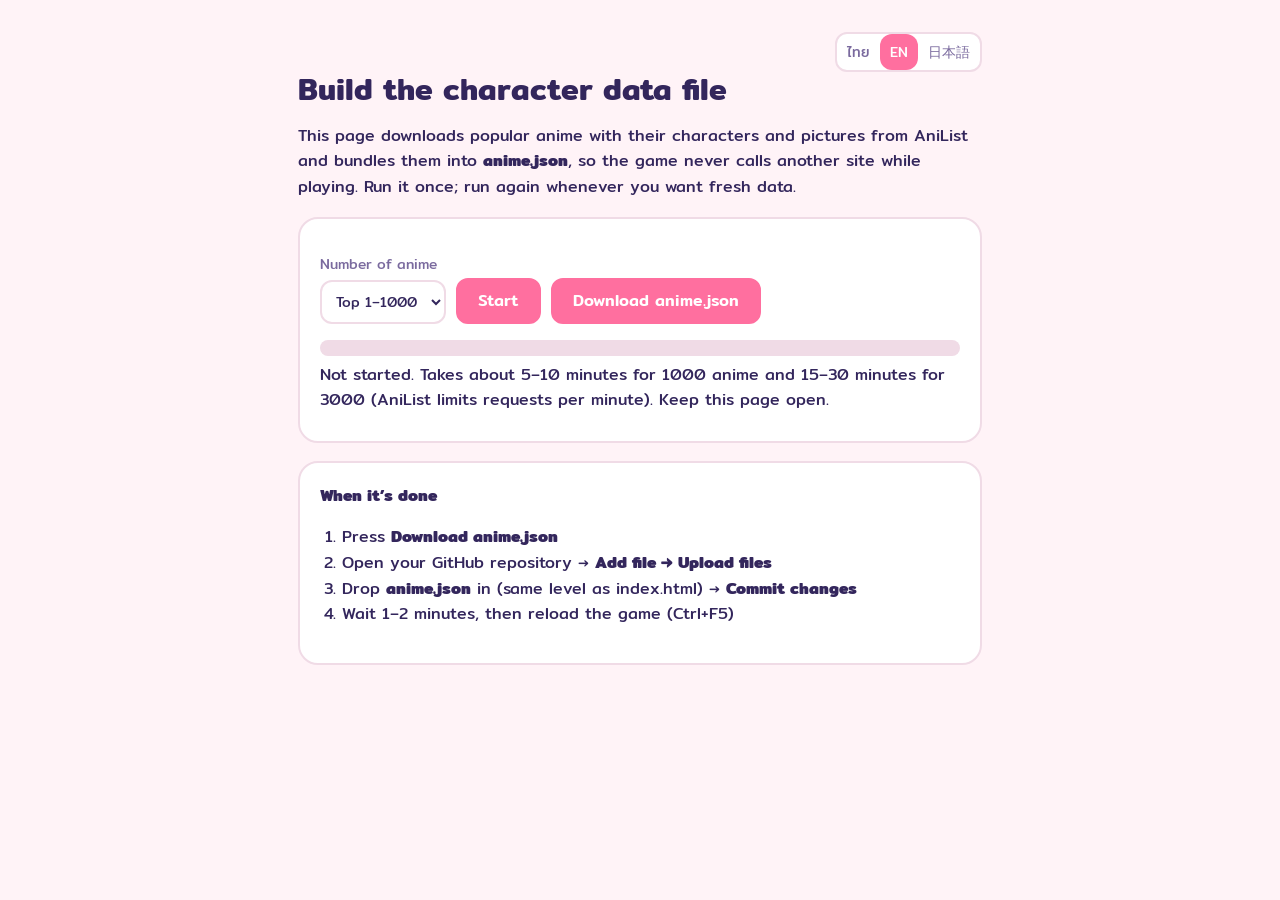
<file: tools/build-data.html>
<!DOCTYPE html>
<html lang="en">
<head>
<meta charset="utf-8">
<meta name="viewport" content="width=device-width, initial-scale=1">
<title>Build anime.json</title>
<link rel="stylesheet" href="https://fonts.googleapis.com/css2?family=Mitr:wght@400;500;600&family=M+PLUS+Rounded+1c:wght@400;500;700&display=swap">
<style>
:root{color-scheme:light dark;--bg:light-dark(#fff3f7,#191329);--panel:light-dark(#fff,#251c3d);--ink:light-dark(#33265c,#f3ecff);--soft:light-dark(#7a6a9e,#b9acd9);--line:light-dark(#f0dbe6,#3a2e5a);--pink:#ff6f9f}
*{box-sizing:border-box}
body{margin:0;background:var(--bg);color:var(--ink);font:16px/1.6 Mitr,system-ui,sans-serif}
main{max-width:720px;margin:0 auto;padding:32px 18px}
h1{font-size:30px;line-height:1.15;margin:0 0 8px;font-weight:600}
.box{background:var(--panel);border:2px solid var(--line);border-radius:20px;padding:20px;margin-top:18px}
label{display:grid;gap:4px;font-size:14px;color:var(--soft)}
select{font:inherit;color:var(--ink);min-height:44px;padding:6px 10px;border-radius:12px;border:2px solid var(--line);background:var(--panel)}
.row{display:flex;gap:10px;flex-wrap:wrap;align-items:end;margin-top:14px}
button,a.btn{font:inherit;font-weight:500;min-height:46px;padding:8px 20px;border-radius:12px;border:2px solid var(--pink);background:var(--pink);color:#fff;cursor:pointer;text-decoration:none;display:inline-flex;align-items:center}
button:disabled{opacity:.45;cursor:not-allowed}
.bar{height:16px;border-radius:99px;background:var(--line);overflow:hidden;margin:16px 0 6px}
.bar i{display:block;height:100%;width:0;background:var(--pink);transition:width .3s}
#log{font-size:14px;color:var(--soft);max-height:220px;overflow:auto;white-space:pre-wrap;margin:8px 0 0}
.ok{color:#2fb877;font-weight:500}.bad{color:#e5566b;font-weight:500}
ol{padding-left:22px}
.top{display:flex;justify-content:flex-end}.langs{display:flex;border:2px solid var(--line);border-radius:12px;overflow:hidden;background:var(--panel)}.langs button{border:0;background:none;min-height:36px;padding:2px 10px;font:inherit;font-size:14px;color:var(--soft);cursor:pointer}.langs button[aria-pressed=true]{background:var(--pink);color:#fff}
html[lang=ja] body{font-family:"M PLUS Rounded 1c",Mitr,system-ui,sans-serif}
</style>
</head>
<body>
<main>
  <div class="top"><div id="langs" class="langs"></div></div>
  <h1 data-i18n="b_title"></h1>
  <p data-i18n-html="b_intro"></p>

  <div class="box">
    <div class="row">
      <label><span data-i18n="b_count"></span>
        <select id="count"><option value="3000">Top 1–3000</option><option value="2000">Top 1–2000</option><option value="1000" selected>Top 1–1000</option><option value="500">Top 1–500</option><option value="200">Top 1–200</option></select>
      </label>
      <button id="go" data-i18n="b_go"></button>
      <a id="dl" class="btn" hidden data-i18n="b_dl"></a>
    </div>
    <div class="bar"><i id="bar"></i></div>
    <div id="status" data-i18n="b_idle"></div>
    <pre id="log"></pre>
  </div>

  <div class="box">
    <b data-i18n="b_next"></b>
    <ol><li data-i18n-html="b_s1"></li><li data-i18n-html="b_s2"></li><li data-i18n-html="b_s3"></li><li data-i18n-html="b_s4"></li></ol>
  </div>
</main>
<script type="module">
import { t, applyI18n, mountLangButtons, onLang } from '../js/i18n.js?v=11';
mountLangButtons(document.querySelector('#langs')); applyI18n();
let doneMsg = null; document.title = t('b_title');
onLang(() => { document.title = t('b_title'); if (doneMsg) document.querySelector('#status').innerHTML = `<span class="ok">${t('b_done', doneMsg)}</span>`; });
{
const API = 'https://graphql.anilist.co';
const CF = `edges{role node{id name{full alternative} image{large}}}`;
// AniList refuses page*perPage beyond 5000, so past that we restart at page 1 with a
// popularity cursor (popularity_lesser) and keep going: no depth limit, duplicates skipped by id.
const Q = cursor => `query($page:Int,$per:Int${cursor ? ',$pl:Int' : ''}){Page(page:$page,perPage:$per){pageInfo{hasNextPage}
 media(type:ANIME,sort:POPULARITY_DESC,isAdult:false${cursor ? ',popularity_lesser:$pl' : ''}){id idMal popularity title{romaji english}
 c1:characters(page:1,perPage:25,sort:[ROLE,FAVOURITES_DESC]){${CF}}
 c2:characters(page:2,perPage:25,sort:[ROLE,FAVOURITES_DESC]){${CF}}}}}`;
const DEPTH = 5000;
const IP = 'https://s4.anilist.co/file/anilistcdn/character/large/';
const MAX_CHARS = 50;
const $ = s => document.querySelector(s);
const sleep = ms => new Promise(r => setTimeout(r, ms));
const log = (m, cls) => { const d = document.createElement('div'); d.textContent = m; if (cls) d.className = cls; $('#log').prepend(d); };
let gap = 2200, last = 0;

async function gql(vars) {
  for (let attempt = 0; attempt < 8; attempt++) {
    const w = last + gap - Date.now(); if (w > 0) await sleep(w);
    last = Date.now();
    let res;
    try {
      res = await fetch(API, { method: 'POST', headers: { 'Content-Type': 'application/json', Accept: 'application/json' }, body: JSON.stringify({ query: Q(vars.pl != null), variables: vars }) });
    } catch (e) { log(t('b_conn')); await sleep(3000 * (attempt + 1)); continue; }
    if (res.status === 429) {
      const ra = +res.headers.get('Retry-After') || 60;
      $('#status').textContent = t('b_wait', { s: ra });
      gap = Math.min(gap + 500, 4000);
      await sleep(ra * 1000 + 500); continue;
    }
    const j = await res.json().catch(() => null);
    if (j && j.data && j.data.Page) return j.data.Page;
    const msg = j?.errors?.map(e => e.message).join(', ') || ('HTTP ' + res.status);
    if (/complex/i.test(msg)) throw Object.assign(new Error(msg), { complexity: true });
    if (/depth/i.test(msg)) throw Object.assign(new Error(msg), { depth: true });
    if (res.status >= 400 && res.status < 500) throw new Error(msg);   // a bad request won't fix itself by retrying
    log(t('b_err', { m: msg })); await sleep(3000 * (attempt + 1));
  }
  throw new Error(t('b_noreply'));
}

function offer(anime) {
  const data = { v: 2, source: 'AniList', sort: 'POPULARITY_DESC', built: new Date().toISOString().slice(0, 10), ip: IP, anime };
  const blob = new Blob([JSON.stringify(data)], { type: 'application/json' });
  const a = $('#dl'); if (a.href) URL.revokeObjectURL(a.href);
  a.href = URL.createObjectURL(blob); a.download = 'anime.json'; a.hidden = false; a.textContent = t('b_dl');
  return blob;
}
$('#go').addEventListener('click', async () => {
  const want = +$('#count').value;
  $('#go').disabled = true; $('#dl').hidden = true; $('#log').textContent = ''; doneMsg = null;
  const anime = [], seenChar = new Set(), seenAnime = new Set();
  let page = 1, per = 50, skipped = 0, pl = null, lastPop = null, jumpedAt = null;
  const jump = () => {   // restart below the last popularity seen
    if (lastPop == null) throw new Error('page depth');
    pl = jumpedAt === lastPop ? lastPop : lastPop + 1;   // +1 keeps ties; if stuck on a tie, step past it
    jumpedAt = lastPop; page = 1;
    log(t('b_jump', { p: lastPop }));
  };
  try {
    while (anime.length < want) {
      if (page * per > DEPTH) jump();
      $('#status').textContent = t('b_page', { p: page, n: anime.length, w: want });
      let P;
      try { P = await gql(pl == null ? { page, per } : { page, per, pl }); }
      catch (e) {
        if (e.complexity && per > 10) { const first = (page - 1) * per; per = Math.floor(per / 2); page = Math.floor(first / per) + 1; log(t('b_shrink', { n: per })); continue; }
        if (e.depth) { jump(); continue; }
        throw e;
      }
      const list = P.media || [];
      if (list.length) lastPop = list[list.length - 1].popularity ?? lastPop;
      for (const m of list) {
        if (anime.length >= want) break;
        if (seenAnime.has(m.id)) continue;
        seenAnime.add(m.id);
        const cast = [];
        const seenHere = new Set();
        for (const e of [...(m.c1?.edges || []), ...(m.c2?.edges || [])]) {
          const n = e.node; if (!n?.id || seenHere.has(n.id) || cast.length >= MAX_CHARS) continue;
          let img = n.image?.large || '';
          if (!img || /default\.jpg/.test(img)) continue;
          seenHere.add(n.id);
          if (img.startsWith(IP)) img = img.slice(IP.length);
          const alt = (n.name?.alternative || []).filter(Boolean).slice(0, 2);
          const row = [n.id, n.name?.full || '', img, e.role === 'MAIN' ? 1 : 0];
          if (alt.length) row.push(alt);
          cast.push(row);
        }
        cast.sort((x, y) => y[3] - x[3]);
        const main = cast.filter(c => c[3]);
        if (!main.length) { skipped++; continue; }
        // Skip sequels/spin-offs whose main cast is already in the list (e.g. "Season 2").
        const repeat = main.filter(c => seenChar.has(c[0])).length;
        if (repeat / main.length >= 0.5) { skipped++; continue; }
        cast.forEach(c => seenChar.add(c[0]));
        const title = m.title?.english || m.title?.romaji || '?', r = m.title?.romaji && m.title.romaji !== title ? m.title.romaji : undefined;
        anime.push({ id: m.id, mal: m.idMal || null, t: title, r, c: cast });
      }
      $('#bar').style.width = Math.round(anime.length / want * 100) + '%';
      log(t('b_log', { p: page, n: anime.length, s: skipped }));
      if (!P.pageInfo?.hasNextPage) break;
      page++;
    }
    const blob = offer(anime);
    const chars = anime.reduce((s, a) => s + a.c.length, 0);
    doneMsg = { n: anime.length, c: chars, mb: (blob.size / 1048576).toFixed(1) };
    $('#status').innerHTML = `<span class="ok">${t('b_done', doneMsg)}</span>`;
    $('#bar').style.width = '100%';
  } catch (e) {
    $('#status').innerHTML = ''; const s = document.createElement('span'); s.className = 'bad';
    // Keep what was already fetched: a long 3000-anime run should not be lost to one late failure.
    if (anime.length) { offer(anime); $('#dl').textContent = t('b_dlPart', { n: anime.length }); s.textContent = t('b_partial', { m: e.message, n: anime.length }); }
    else s.textContent = e.message;
    $('#status').append(s);
  }
  $('#go').disabled = false;
});
}
</script>
</body>
</html>
</file>
